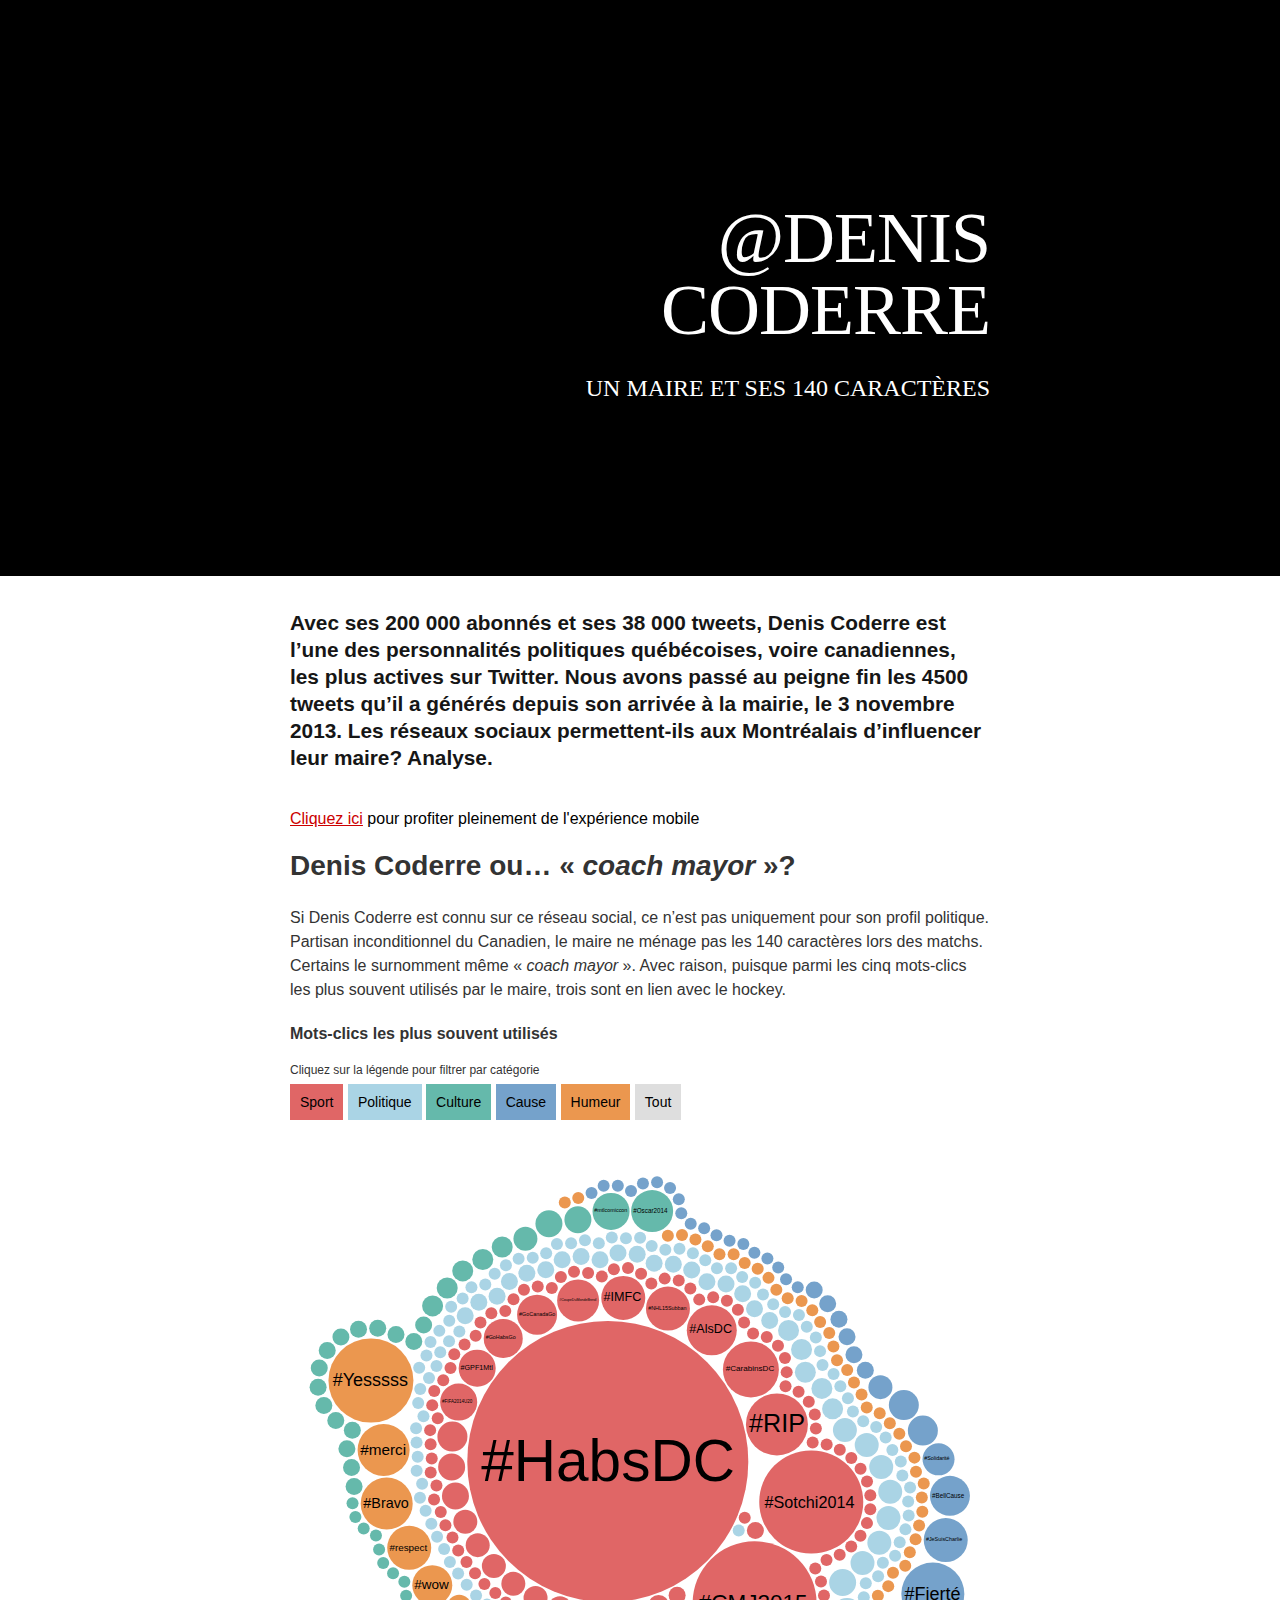
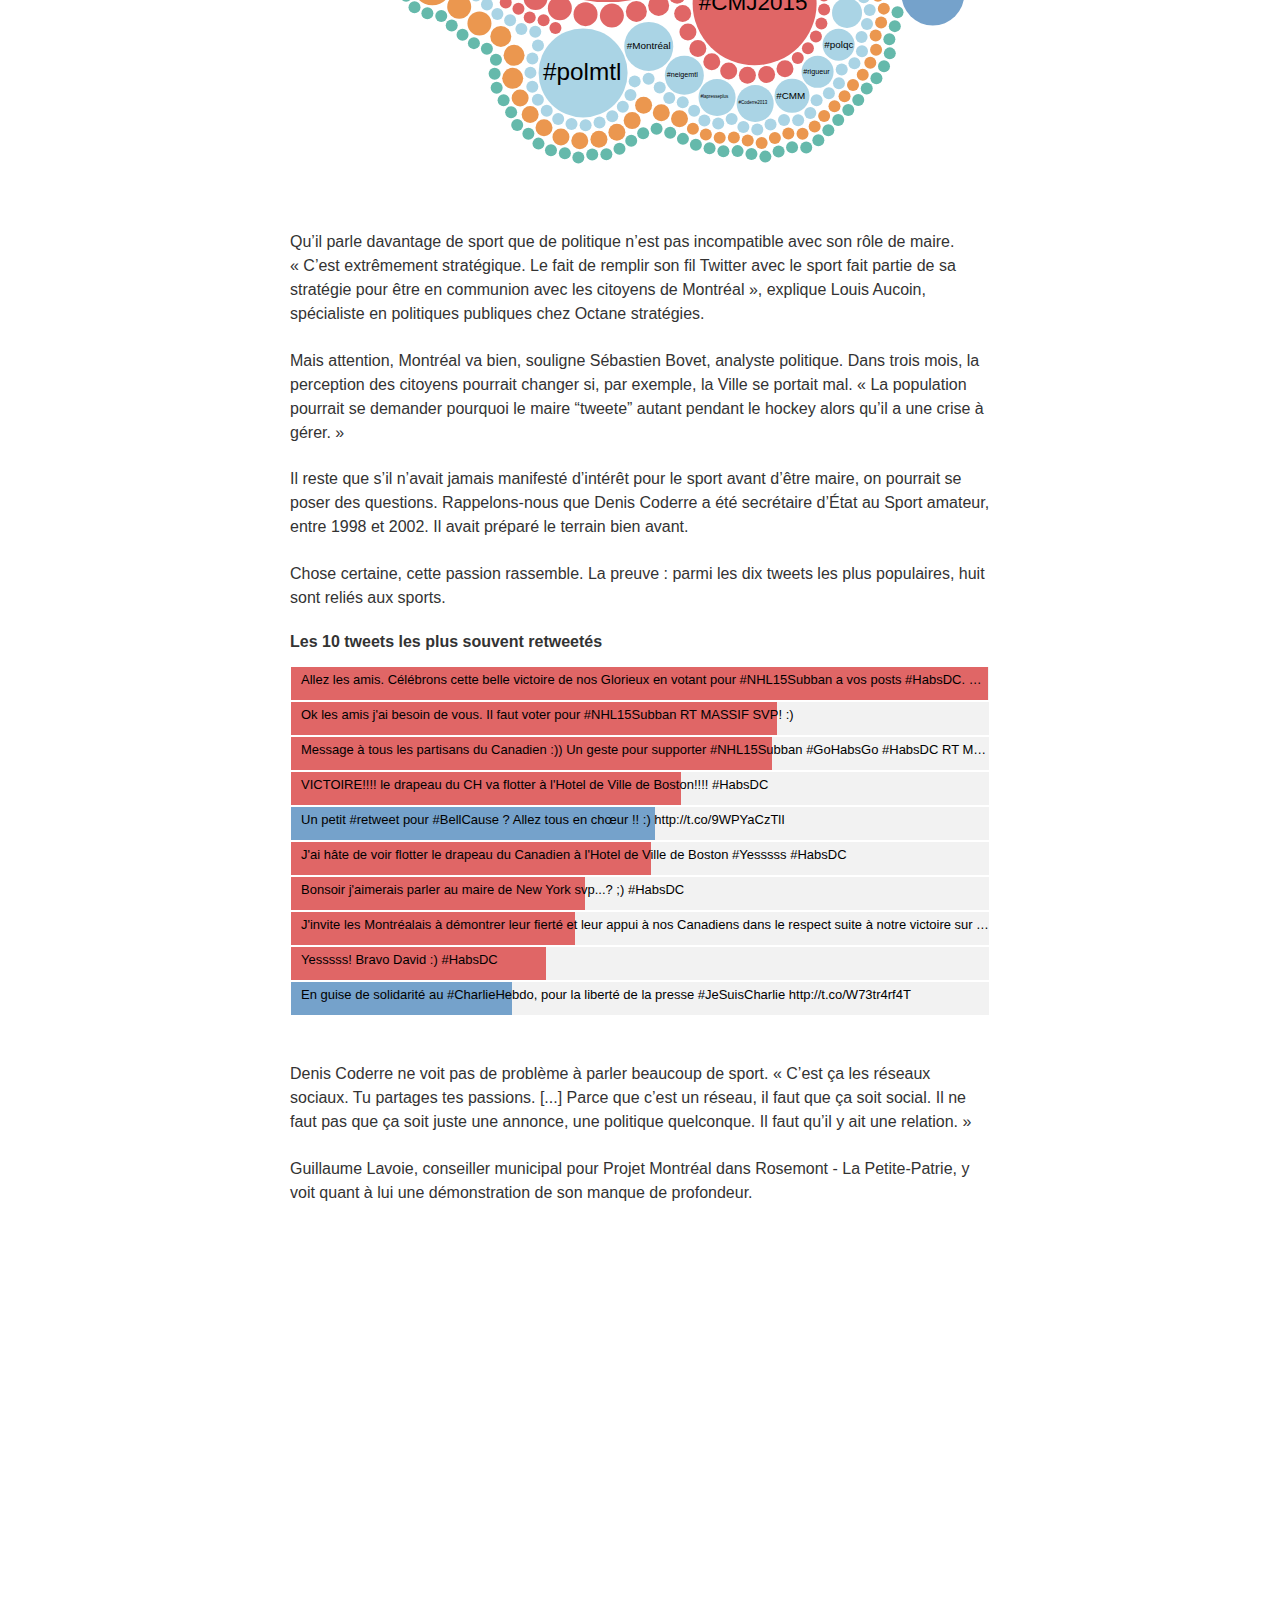
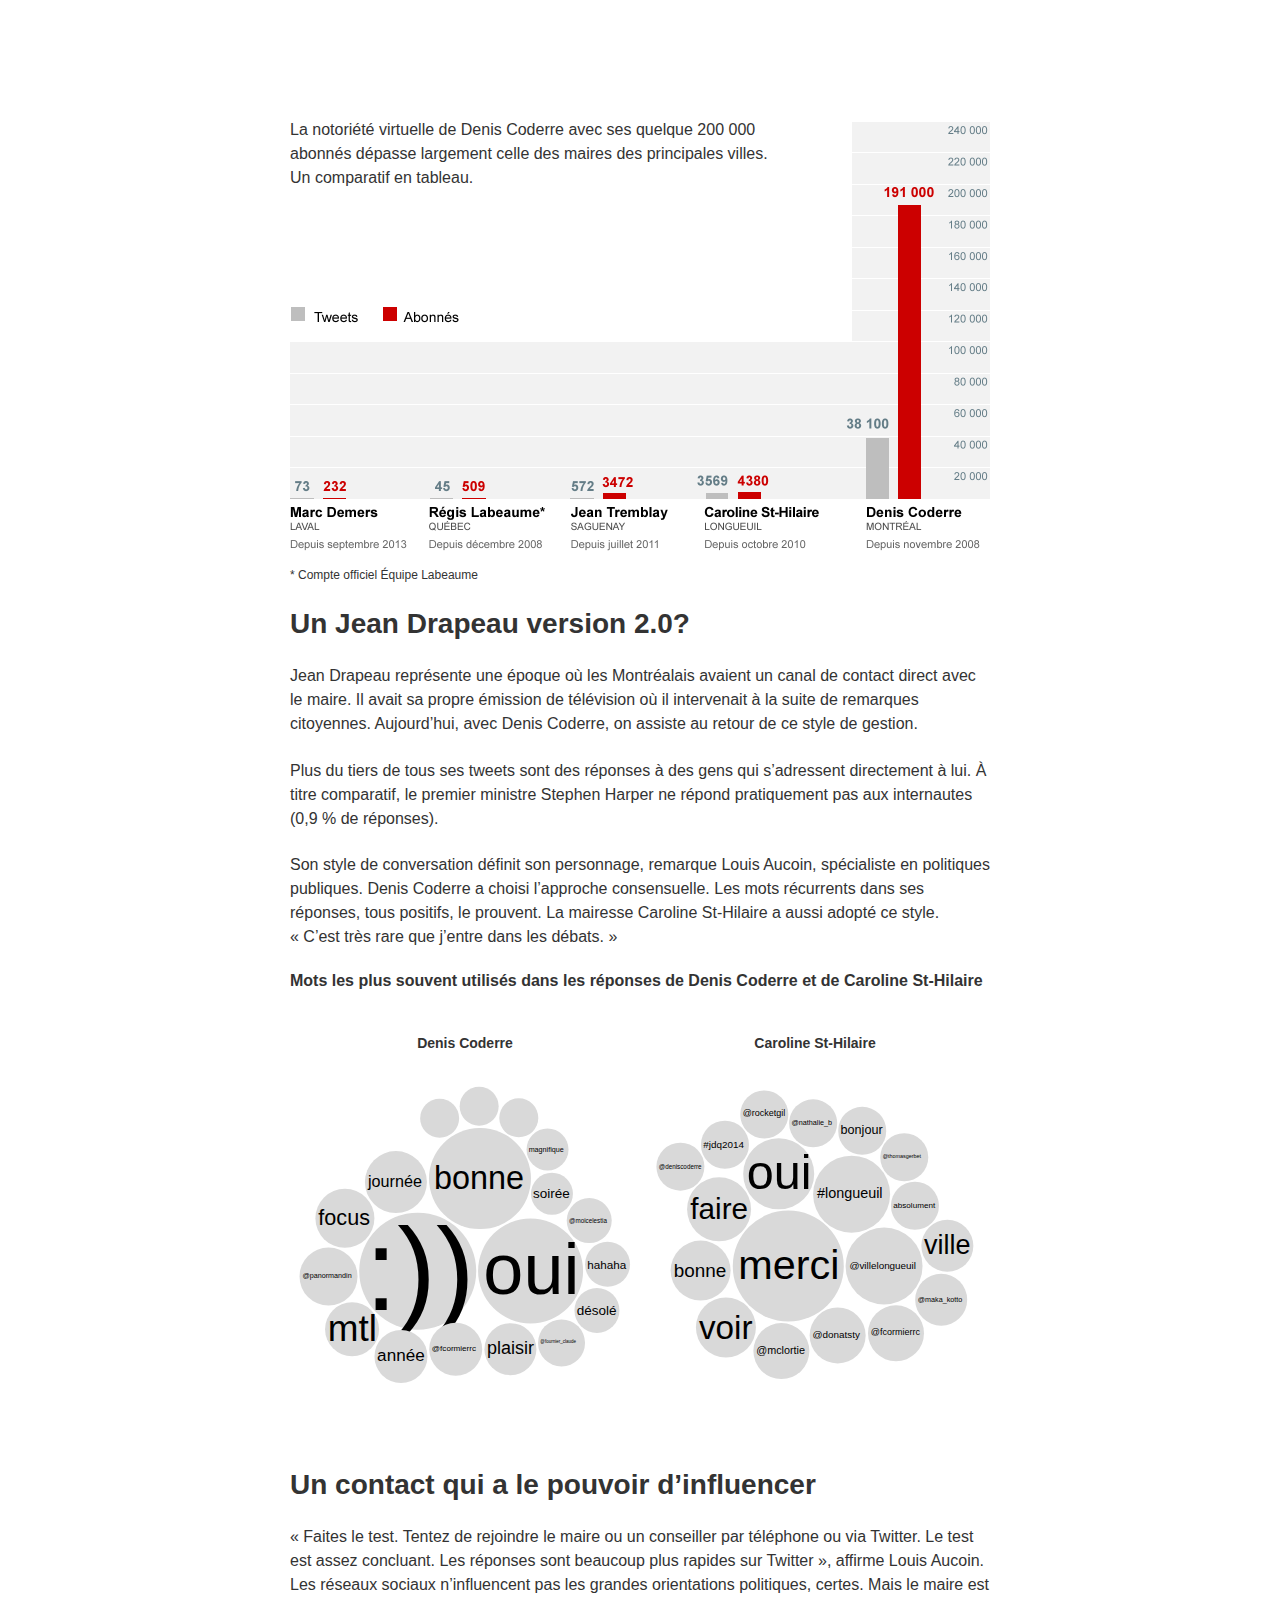
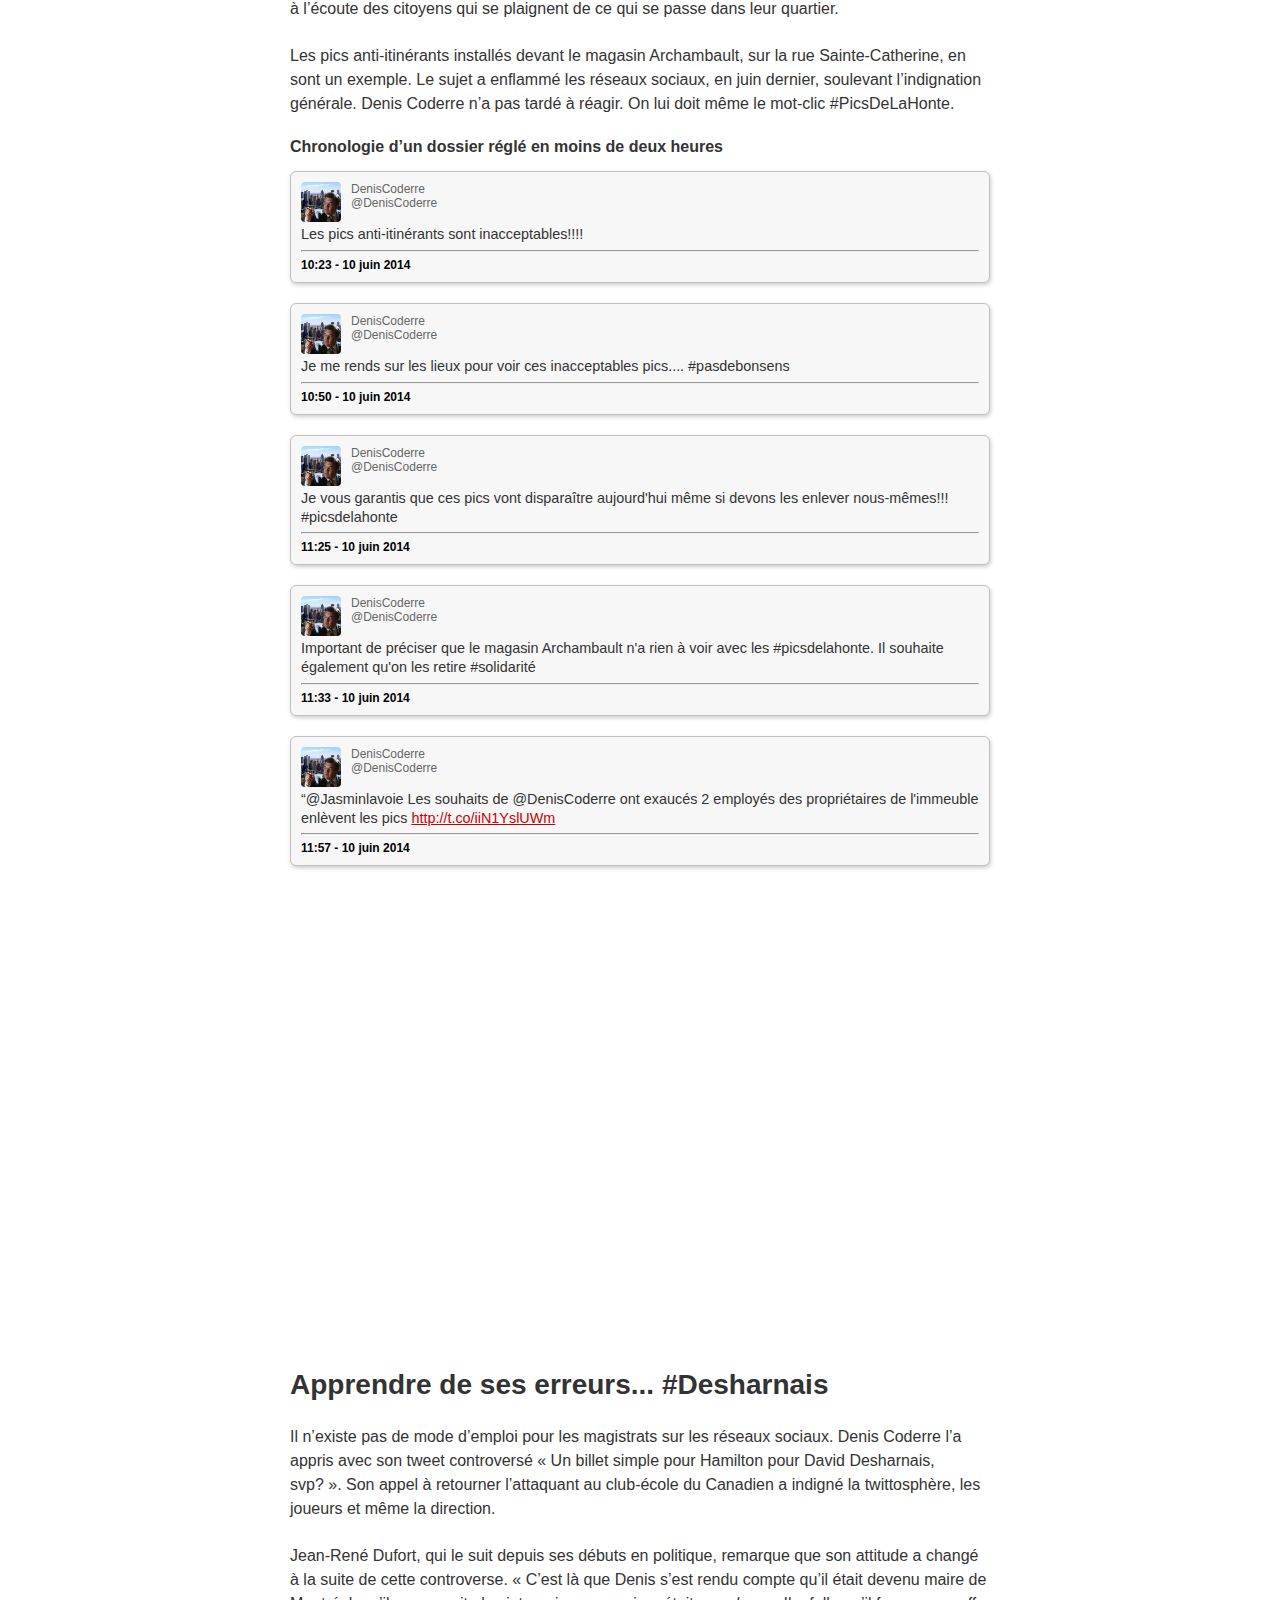
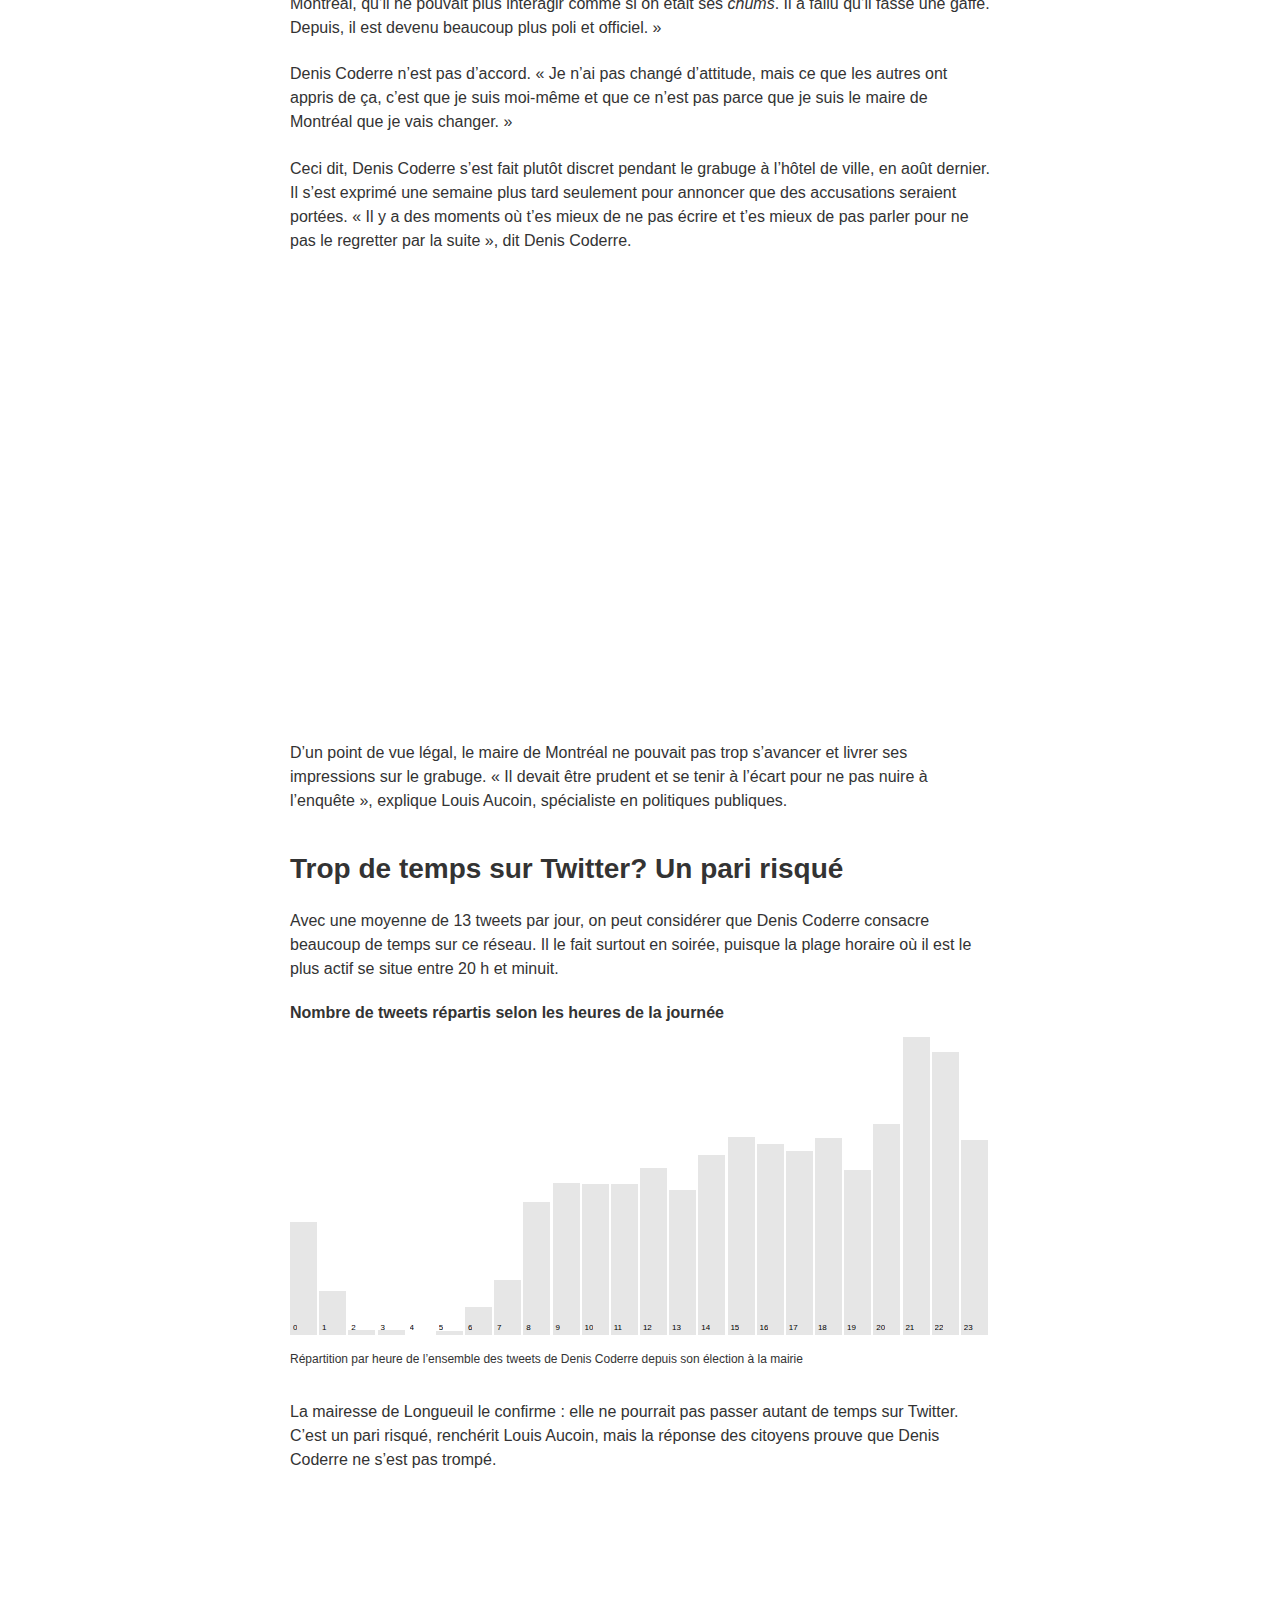
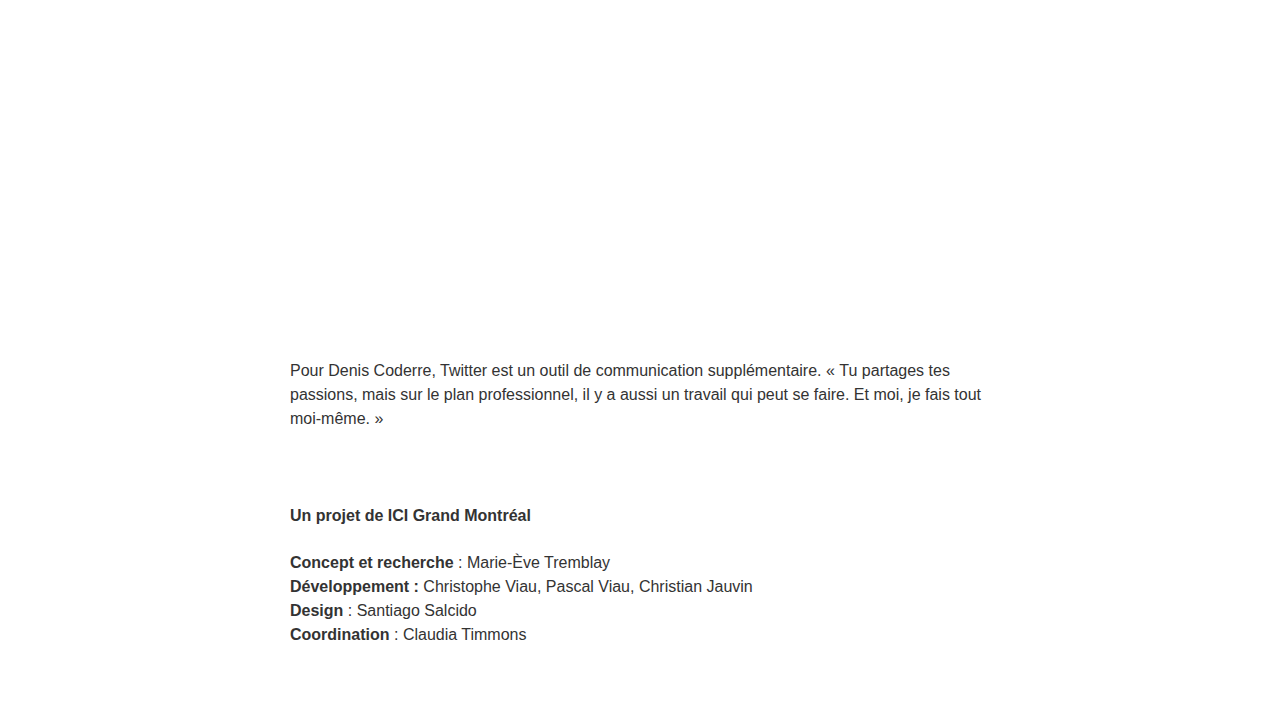
<file: index.html>
<!DOCTYPE html>
<html>
<head>
     <title>ICI Radio-Canada.ca | Information, radio, télé  , sports, arts</title>
    <meta http-equiv="Content-Type" content="text/html; charset=utf-8" />
    <meta name="viewport" content="width=device-width, maximum-scale=1.0, minimum-scale=1.0, initial-scale=1, user-scalable=no,  maximum-scale=1.0, user-scalable=no" />

    <link href="http://ici.radio-canada.ca/content/generated/main.min.css?v=1.0.0.26060" rel="stylesheet" type="text/css" />
    <link rel="stylesheet" type="text/css" media="screen" href="http://ici.radio-canada.ca/Content/component.Navigation.css" />
    <link rel="stylesheet" type="text/css" media="screen" href="http://ici.radio-canada.ca/Content/component.NavigationMobile.css" />
    <link rel="stylesheet" type="text/css" media="screen" href="http://ici.radio-canada.ca/Content/component.StickyNav.css" />
    <link rel="stylesheet" type="text/css" media="screen" href="http://ici.radio-canada.ca/Content/component.Footer.css" />
    <link rel="stylesheet" type="text/css" media="screen" href="http://s.radio-canada.ca/_css/modules/modules.barrepartagee.1.0.0.css" />
    <link rel="stylesheet" type="text/css" media="screen" href="http://s.radio-canada.ca/mp/modules.socialbar.1.0.0.css" />
	<link rel="stylesheet" type="text/css" media="screen" href="http://s.radio-canada.ca/_css/modules/modules.socialbar.1.0.0.css" />
    <link href='http://fonts.googleapis.com/css?family=Open+Sans' rel='stylesheet' type='text/css'>

    <!-- // CSS Reset – http://meyerweb.com/eric/tools/css/reset/ -->
    <link rel="stylesheet" type="text/css" href="css/reset.css" media="all">
    <link rel="stylesheet" type="text/css" href="css/style.css" media="all">

    <!-- from charts library -->
    <link href="css/chart-style.css" rel="stylesheet">

    <script>window.appHost = 'http://ici.radio-canada.ca';</script>
    
    <meta property="og:url" content="http://ici.radio-canada.ca/special/denis-coderre-montreal-twitter/" />
    <meta property="og:title" content="@Denis Coderre : un maire et ses 140 caractères" />
    <meta name="Description" content="Avec ses 186 000 abonnés et ses 38 000 tweets depuis 2008, Denis Coderre est l’une des personnalités politiques québécoises, voire canadiennes, les plus actives sur Twitter. De quoi parle le maire de la plus grosse ville au Québec? ICI Grand Montréal a passé au peigne fin les 4500 tweets depuis son arrivée à la mairie, le 3 novembre 2013. Portrait d’une figure politique colorée." />
    <meta name="Keywords" content="" />
	<meta property="og:description" content="Avec ses 186 000 abonnés et ses 38 000 tweets depuis 2008, Denis Coderre est l’une des personnalités politiques québécoises, voire canadiennes, les plus actives sur Twitter. De quoi parle le maire de la plus grosse ville au Québec? ICI Grand Montréal a passé au peigne fin les 4500 tweets depuis son arrivée à la mairie, le 3 novembre 2013. Portrait d’une figure politique colorée." />
    <meta property="og:image" content="http://ici.radio-canada.ca/special/denis-coderre-montreal-twitter/img/coderre-thumbnail_1250.jpg" />
	<meta content="article" property="og:type" />
	<meta name="WT.sp" content="global;info_total;regions_total" />
    <meta name="WT.clic" content="" />
    <meta name="dc.creator" content="" />
    <meta name="dc.description" content="Avec ses 186 000 abonnés et ses 38 000 tweets depuis 2008, Denis Coderre est l’une des personnalités politiques québécoises, voire canadiennes, les plus actives sur Twitter. De quoi parle le maire de la plus grosse ville au Québec? ICI Grand Montréal a passé au peigne fin les 4500 tweets depuis son arrivée à la mairie, le 3 novembre 2013. Portrait d’une figure politique colorée." />
    <meta name="dc.keywords" content="" />
    <meta name="dc.title" content="@Denis Coderre : un maire et ses 140 caractères" />
    <meta name="src.niveau" content="" />
    <meta name="src.source" content="null" />
    <meta name="Copyright" content="" />
    <meta name="Robots" content="" />
    <meta property="og:site_name" content="" />
    <meta property="og:type" content="" />
    <meta name="dc.date.created" content="" />
    <meta name="dc.date.modified" content="" />
    <meta name="dc.language" content="" />
    <meta name="dc.publisher" content="" />
    <meta name="src.categorie" content="" />
    <meta name="src.emission" content="" />
    <meta name="src.pageSection" content="" />
    <meta name="src.section" content="" />
    <meta name="src.typedocument" content="" />
    <meta name="src.zone" content="" />
    <meta name="rc.domaine" content="radio-canada.ca" />
	<meta name="rc.application" content="rcca_siteWeb" />
	<meta name="rc.formatApplication" content="siteWeb" />
	<meta name="rc.section" content="regions" />
	<meta name="rc.groupeSection" content="montreal" />
	<meta name="rc.segment" content="dossier" />
	<meta name="rc.sujet" content="denis-coderre-montreal-twitter" />
	<meta name="rc.dossier" content="denis-coderre-montreal-twitter" />
	<meta name="rc.codeEmission" content="" />
	<meta name="rc.emission" content="" />
	<meta name="rc.pageSegment" content="accueil" />
	<meta name="rc.codePage" content="accueil" />
	<meta name="rc.niveau" content="document" />
	<meta name="rc.titre" content="Dossier - denis-coderre-montreal-twitter" />
	<meta name="rc.region" content="montreal" />
	<meta name="rc.typeDocument" content="document" />
	<meta name="rc.typeContenu" content="dossier" />
	<meta name="rc.theme" content="politique" />
	<meta name="rc.sousTheme" content="" />
	<meta name="rc.dateCreation" content="2015-03-20" />
	<meta name="rc.blogue" content="" />
	<meta name="rc.sport" content="" />
	<meta name="rc.reseau" content="" />
	<meta name="rc.chaine" content="" />
<meta name="rc.saison" content="" />


    <meta name="apple-mobile-web-app-capable" content="yes" />
    <meta name="apple-mobile-web-app-status-bar-style" content="black" />
	<script src='http://ici.radio-canada.ca/Content/generated/main.min.js'></script>
    <script src='http://ici.radio-canada.ca/Content/generated/app.min.js'></script>
    <script src='//geoip.radio-canada.ca/geoip.js'></script>
    <script src='http://s.radio-canada.ca/_js/modules/modules.pub.manuel.js'></script>
    <script src='http://s.radio-canada.ca/_js/modules/pub.fixnav.js'></script>

				
    <script src='http://s.radio-canada.ca/omniture/omni_stats_base.js?version=2014110501'></script>
    <script type="text/javascript" src="http://s.radio-canada.ca/mp/viafoura.js"></script>
    <script type="text/javascript" src="http://s.radio-canada.ca/mp/modules.socialbar.executer.6.0.js"></script>
	<script src="http://s.radio-canada.ca/webtrends/js/webtrends.1.0.0.js" type="text/javascript"></script>

</head>
    <body role="document" class="screen-medium">
        <div id="hostScriptPub"></div>
        <div id="hostNavSticky"></div>
        <div id="hostPub" class="src-superbanner"></div>
        <div id="hostNavigation"></div>
        <div id="hostNavigationMobile"></div>
        <div id="src-container">
            <div id="src-content" class="clearfix">

                <!-- Start Content HERE-->

                <div class="header">
                    <article class="main">
                        <h1>@DENIS<br/>CODERRE</h1>
                        <p class="soustitre">Un maire et ses 140 caractères</p>
                    </article>
                </div>
				<div id="SocialBar-0"></div>
                <article>
                    <p class="intro">Avec ses 200 000 abonnés et ses 38 000 tweets, Denis Coderre est l’une des personnalités politiques québécoises, voire canadiennes, les plus actives sur Twitter. Nous avons passé au peigne fin les 4500 tweets qu’il a générés depuis son arrivée à la mairie, le 3 novembre 2013. Les réseaux sociaux permettent-ils aux Montréalais d’influencer leur maire? Analyse.
</p>
                    
<!--                    cet élément apparaîtra seulement sur l'application mobile-->
                    <div id="lien_mobile"><a href="http://ici.radio-canada.ca/special/denis-coderre-montreal-twitter/">Cliquez ici</a> pour profiter pleinement de l'expérience mobile</div>
                    
<!--section-->
                    
                    <h2>Denis Coderre ou… «&nbsp;<span class="italic">coach mayor</span>&nbsp;»? </h2>
                    <p>Si Denis Coderre est connu sur ce réseau social, ce n’est pas uniquement pour son profil politique. Partisan inconditionnel du Canadien, le maire ne ménage pas les 140 caractères lors des matchs. Certains le surnomment même «&nbsp;<span class="italic">coach mayor</span>&nbsp;». Avec raison, puisque parmi les cinq mots-clics les plus souvent utilisés par le maire, trois sont en lien avec le hockey. </p>


                    <p class="description">Mots-clics les plus souvent utilisés<br/></p>

                    <div class="legend-container" id="visu-bulle-legend">
                        <div id="visu-bulle-filtre"><p class="description_n3">Cliquez sur la légende pour filtrer par catégorie<br/></p></div>
                        
                        <span class="legend" style="background-color:#e06666">Sport</span>
                        <span class="legend"  style="background-color:#aad4e5">Politique</span>
                        <span class="legend" style="background-color:#65b9ab">Culture</span>
                        <span class="legend"  style="background-color:#75a2cb">Cause</span>
                        <span class="legend" style="background-color:#eb974f">Humeur</span>
                        <span class="legend" style="background-color:#dedede">Tout</span>
                        
                    </div>

                    <div class="chart-container" id="visu-bulle"></div>

                    <p>Qu’il parle davantage de sport que de politique n’est pas incompatible avec son rôle de maire. «&nbsp;C’est extrêmement stratégique. Le fait de remplir son fil Twitter avec le sport fait partie de sa stratégie pour être en communion avec les citoyens de Montréal&nbsp;», explique Louis Aucoin, spécialiste en politiques publiques chez Octane stratégies.</p>
                    <p>Mais attention, Montréal va bien, souligne Sébastien Bovet, analyste politique. Dans trois mois, la perception des citoyens pourrait changer si, par exemple, la Ville se portait mal. «&nbsp;La population pourrait se demander pourquoi le maire “tweete” autant pendant le hockey alors qu’il a une crise à gérer.&nbsp;»</p>
                    <p>Il reste que s’il n’avait jamais manifesté d’intérêt pour le sport avant d’être maire, on pourrait se poser des questions. Rappelons-nous que Denis Coderre a été secrétaire d’État au Sport amateur, entre 1998 et 2002. Il avait préparé le terrain bien avant.</p>
                    <p>Chose certaine, cette passion rassemble. La preuve : parmi les dix tweets les plus populaires, huit sont reliés aux sports.</p>
                    
<!--section-->

                    <p class="description">Les 10 tweets les plus souvent retweetés</p>
                    <div class="chart-container" id="visu-retweets"></div> <br/>
                    
                      <p>
                       Denis Coderre ne voit pas de problème à parler beaucoup de sport. «&nbsp;C’est ça les réseaux sociaux. Tu partages tes passions. [...] Parce que c’est un réseau, il faut que ça soit social. Il ne faut pas que ça soit juste une annonce, une politique quelconque. Il faut qu’il y ait une relation.&nbsp;»</p>                   

                    
                     <p>
                       Guillaume Lavoie, conseiller municipal pour Projet Montréal dans Rosemont - La Petite-Patrie, y voit quant à lui une démonstration de son manque de profondeur.</p>
                                        <br/>
                    <div class="videoWrapper"><iframe width="560" height="315" src="https://www.youtube.com/embed/cE55OySZado?rel=0&amp;showinfo=0" frameborder="0" allowfullscreen></iframe></div>

                    <br/>    
                     
                    <div id="image-container">

                        <p>La notoriété virtuelle de Denis Coderre avec ses quelque 200 000 abonnés dépasse largement celle des maires des principales villes. Un comparatif en tableau.</p>
<!--                        <p class="description">Cinq maires sur Twitter, un comparatif</p>-->
                    </div>
                    <p class="description_n3">* Compte officiel Équipe Labeaume</p>
                    

                    
                    <h2>Un Jean Drapeau version 2.0?</h2>
<p>
                       Jean Drapeau représente une époque où les Montréalais avaient un canal de contact direct avec le maire. Il avait sa propre émission de télévision où il intervenait à la suite de remarques citoyennes. Aujourd’hui, avec Denis Coderre, on assiste au retour de ce style de gestion.</p>  
<p>
                       Plus du tiers de tous ses tweets sont des réponses à des gens qui s’adressent directement à lui. À titre comparatif, le premier ministre Stephen Harper ne répond pratiquement pas aux internautes (0,9&nbsp;% de réponses).</p>  
<p>
                       Son style de conversation définit son personnage, remarque Louis Aucoin, spécialiste en politiques publiques. Denis Coderre a choisi l’approche consensuelle. Les mots récurrents dans ses réponses, tous positifs, le prouvent. La mairesse Caroline St-Hilaire a aussi adopté ce style. «&nbsp;C’est très rare que j’entre dans les débats.&nbsp;»</p>  
                    

                    <p class="description">Mots les plus souvent utilisés dans les réponses de Denis Coderre et de Caroline St-Hilaire</p>
                    <br/>
                    <div id="visu-reponses">
                        <div class="chart-container" id="visu-reponses1">
                            <p class="description_n2">Denis Coderre</p>
                            <div class="chart-inner-container"></div>
                        </div>
                        <div class="chart-container" id="visu-reponses2">
                            <p class="description_n2">Caroline St-Hilaire</p>
                            <div class="chart-inner-container"></div>
                        </div>
                    </div>
                                   
                    <h2>Un contact qui a le pouvoir d’influencer<br/></h2>
                    
                    <p>«&nbsp;Faites le test. Tentez de rejoindre le maire ou un conseiller par téléphone ou via Twitter. Le test est assez concluant. Les réponses sont beaucoup plus rapides sur Twitter&nbsp;», affirme Louis Aucoin. Les réseaux sociaux n’influencent pas les grandes orientations politiques, certes. Mais le maire est à l’écoute des citoyens qui se plaignent de ce qui se passe dans leur quartier. <br/></p>
                    
                    <p>Les pics anti-itinérants installés devant le magasin Archambault, sur la rue Sainte-Catherine, en sont un exemple. Le sujet a enflammé les réseaux sociaux, en juin dernier, soulevant l’indignation générale. Denis Coderre n’a pas tardé à réagir. On lui doit même le mot-clic #PicsDeLaHonte.<br/></p>
                    
                    <p class="description">Chronologie d’un dossier réglé en moins de deux heures<br/></p>
                    <div class="single-item"></div>

                    <div class="evenement">
                        <div class="tweet">
                            <div class="avatar"><img src="img/coderre.jpeg"></div>
                            <div class="handle">DenisCoderre<br>@DenisCoderre</div>
                            <div class="text">
                                Les pics anti-itinérants sont inacceptables!!!!
                            </div>
                            <hr>
                            <strong>10:23 - 10 juin 2014</strong>
                        </div>

                        <div class="tweet">
                            <div class="avatar"><img src="img/coderre.jpeg"></div>
                            <div class="handle">DenisCoderre<br>@DenisCoderre</div>
                            <div class="text">
                                Je me rends sur les lieux pour voir ces inacceptables pics.... #pasdebonsens
                            </div>
                            <hr>
                            <strong>10:50 - 10 juin 2014</strong>
                        </div>

                        <div class="tweet">
                            <div class="avatar"><img src="img/coderre.jpeg"></div>
                            <div class="handle">DenisCoderre<br>@DenisCoderre</div>
                            <div class="text">
                                Je vous garantis que ces pics vont disparaître aujourd'hui même si devons les enlever nous-mêmes!!! #picsdelahonte
                            </div>
                            <hr>
                            <strong>11:25 - 10 juin 2014</strong>
                        </div>

                        <div class="tweet">
                            <div class="avatar"><img src="img/coderre.jpeg"></div>
                            <div class="handle">DenisCoderre<br>@DenisCoderre</div>
                            <div class="text">
                                Important de préciser que le magasin Archambault n'a rien à voir avec les #picsdelahonte. Il
                                souhaite également qu'on les retire #solidarité
                            </div>
                            <hr>
                            <strong>11:33 - 10 juin 2014</strong>
                        </div>

                        <div class="tweet">
                            <div class="avatar"><img src="img/coderre.jpeg"></div>
                            <div class="handle">DenisCoderre<br>@DenisCoderre</div>
                            <div class="text">
                                “@Jasminlavoie Les souhaits de @DenisCoderre ont exaucés 2 employés des propriétaires de
                                l'immeuble enlèvent les pics <a href="http://t.co/iiN1YslUWm">http://t.co/iiN1YslUWm</a>
                            </div>
                            <hr>
                            <strong>11:57 - 10 juin 2014</strong>
                        </div>
                    </div><br/>
                    <div class="videoWrapper"><iframe width="420" height="315" src="https://www.youtube.com/embed/UoBkQUqmDtk?rel=0&amp;showinfo=0" frameborder="0" allowfullscreen></iframe></div>
 
                    <h2>Apprendre de ses erreurs... #Desharnais<br/></h2>
                    <p>Il n’existe pas de mode d’emploi pour les magistrats sur les réseaux sociaux. Denis Coderre l’a appris avec son tweet controversé «&nbsp;Un billet simple pour Hamilton pour David Desharnais, svp?&nbsp;». Son appel à retourner l’attaquant au club-école du Canadien a indigné la twittosphère, les joueurs et même la direction.<br/></p>
                    <p>Jean-René Dufort, qui le suit depuis ses débuts en politique, remarque que son attitude a changé à la suite de cette controverse. «&nbsp;C’est là que Denis s’est rendu compte qu’il était devenu maire de Montréal, qu’il ne pouvait plus interagir comme si on était ses <span class="italic">chums</span>. Il a fallu qu’il fasse une gaffe. Depuis, il est devenu beaucoup plus poli et officiel.&nbsp;»<br/></p>
                    <p>Denis Coderre n’est pas d’accord. «&nbsp;Je n’ai pas changé d’attitude, mais ce que les autres ont appris de ça, c’est que je suis moi-même et que ce n’est pas parce que je suis le maire de Montréal que je vais changer.&nbsp;»<br/></p>
                    <p>Ceci dit, Denis Coderre s’est fait plutôt discret pendant le grabuge à l’hôtel de ville, en août dernier. Il s’est exprimé une semaine plus tard seulement pour annoncer que des accusations seraient portées. «&nbsp;Il y a des moments où t’es mieux de ne pas écrire et t’es mieux de pas parler pour ne pas le regretter par la suite&nbsp;», dit Denis Coderre. <br/></p>
                                      
                    <div class="videoWrapper"><iframe width="560" height="315" src="https://www.youtube.com/embed/Hfpm4xEijKg?rel=0&amp;showinfo=0" frameborder="0" allowfullscreen></iframe></div>
                    <br/>

                     <p>D’un point de vue légal, le maire de Montréal ne pouvait pas trop s’avancer et livrer ses impressions sur le grabuge. «&nbsp;Il devait être prudent et se tenir à l’écart pour ne pas nuire à l’enquête&nbsp;», explique Louis Aucoin, spécialiste en politiques publiques. <br/></p>                   
                   
                    <h2>Trop de temps sur Twitter? Un pari risqué</h2>
                    <p>Avec une moyenne de 13 tweets par jour, on peut considérer que Denis Coderre consacre beaucoup de temps sur ce réseau. Il le fait surtout en soirée, puisque la plage horaire où il est le plus actif se situe entre 20 h et minuit. </p>

                    <p class="description">Nombre de tweets répartis selon les heures de la journée</p>
                    
                    <div class="chart-container" id="visu-horaire"></div>
                    <p class="description_n3">Répartition par heure de l’ensemble des tweets de Denis Coderre depuis son élection à la mairie<br/></p>
                    <br/>
                    <p>La mairesse de Longueuil le confirme&nbsp;: elle ne pourrait pas passer autant de temps sur Twitter. C’est un pari risqué, renchérit Louis Aucoin, mais la réponse des citoyens prouve que Denis Coderre ne s’est pas trompé.</p>
                                     
                    <div class="videoWrapper"><iframe width="560" height="315" src="https://www.youtube.com/embed/_TxV4BUG1aE?rel=0&amp;showinfo=0" frameborder="0" allowfullscreen></iframe></div>
                    <br/>
                    <p>Pour Denis Coderre, Twitter est un outil de communication supplémentaire. «&nbsp;Tu partages tes passions, mais sur le plan professionnel, il y a aussi un travail qui peut se faire. Et moi, je fais tout moi-même.&nbsp;»</p><br/>

                    <p class="credit-radcan">
                        <br>
                        <strong>Un projet de ICI Grand Montréal</strong>
                    </p>
                    <p class="credit-radcan"> <strong>Concept et recherche</strong>&nbsp;: Marie-Ève Tremblay<br/><strong>Développement :</strong> Christophe Viau, Pascal Viau, Christian Jauvin<br/><strong>Design</strong>&nbsp;: Santiago Salcido<br/><strong>Coordination</strong>&nbsp;: Claudia Timmons</p>
                    <br>
                    <div class="viafoura">
                        <div class="vf-comments vf-widget" data-widget="comments" ></div>
                    </div>
                </article>

                <!-- End Content-->

            </div>
        </div>
        <div id="hostFooter"></div>


        <script>
            /*
            Sections disponibles
            --------------
            abitibi-temiscamingue
            acadie
            alberta
            colombie-britannique-et-yukon
            est-du-quebec
            estrie
            grandmontreal
            manitoba
            mauricie
            ontario
            ottawa-gatineau
            quebec
            saguenay-lac-saint-jean
            saskatchewan

            info
            premiere
            tele
        */

             var section = 'grandmontreal';

            bunkerRequire(['services/componentsService'], function (cpSvc) {
                cpSvc.load('PubResponsiveScript', {}, document.getElementById('hostScriptPub'));
                cpSvc.load('navigation', { hideLeaderboard: true }, document.getElementById('hostNavigation'));
                cpSvc.load('navigationMobile', { section: section }, document.getElementById('hostNavigationMobile'));
                cpSvc.load('PubResponsive', { id: '01', format: 1841, position: "Top" }, document.getElementById('hostPub')).then(function () { window.srcPubLoad(); });
                cpSvc.load('footer', {}, document.getElementById('hostFooter'));
                cpSvc.load('StickyNav', { itemSelector: '#hostNavigation', url: section }, document.getElementById('hostNavSticky'));
            });


        </script>

		<script language="javascript" type="text/javascript">
			jQuery(document).ready(function () {
				var Parameters = {
					"url": "http://ici.radio-canada.ca/special/denis-coderre-montreal-twitter/",
					"socialBarId": 0,
					"title": "@Denis Coderre : un maire et ses 140 caractères",
					"showPluck": true,
					"showViafoura":false,
					"showMailSharing":false,
					"showFacebook": true,
					"showTwitter": true,
					"showGooglePlus": true,
					"width":"300",
					"thumbnail": 'http://ici.radio-canada.ca/special/denis-coderre-montreal-twitter/img/coderre-thumbnail.jpg',
					"summary": "Avec ses 186 000 abonnés et ses 38 000 tweets depuis 2008, Denis Coderre est l’une des personnalités politiques québécoises, voire canadiennes, les plus actives sur Twitter. De quoi parle le maire de la plus grosse ville au Québec? ICI Grand Montréal a passé au peigne fin les 4500 tweets depuis son arrivée à la mairie, le 3 novembre 2013. Portrait d’une figure politique colorée.",
					"webTrendStatsToClic": true ,
					"webTrendEmailAction": 'wt-email',
					"webTrendGooglePlusAction": 'wt-google',
					"webTrendFacebookAction": 'wt-facebook',
					"webTrendTwitterAction": 'wt-twitter',
					"fullSocialBar": false,

				};

				var apiUrl = RadioCanada.SocialBar.GetApiUrl(Parameters);
				jQuery.getScript(apiUrl, function (data, textStatus, jqxhr) { });
                $('#lien_mobile').remove();
                $("#visu-bulle").on("mouseover", function(){
                    if (window.event.clientX > 200){
                     $( "#visu-bulle .chart-tooltip" ).css( "margin-left", "-150px" );
                    }
                    else{
                     $( "#visu-bulle .chart-tooltip" ).css( "margin-left", "-20px" );
                    }
                    
                });
//                
//                $(".bar2d.chart .bar").on("mouseover", function(e){
////                    console.log(e.clientX);
//                    var children = $(this).parent().children();
//                    for(i=0; i<children.length ; i++){
//                    
//                        console.log(children.eq( 1 ).contextLeft);
//                    
//                    
//                    }
//                    
//
//                });             
//                
                
                

			});
		</script>

        <!-- from charts library -->
        <script type="text/javascript" src="lib/d3.js"></script>
        <script type="text/javascript" src="lib/moby-0.1.0.js"></script>
        <script type="text/javascript" src="js/charts.js"></script>

    </body>
</html>
</file>
<file: css/style.css>
/* Webfont:  Rubrik-Regular */
@font-face {
    font-family:'Rubrik';
	font-style:normal;
	font-weight:400;
	src:	url(http://www.r-c.ca/_font/Rubrik/Rubrik-Regular.eot);
	src:	url(http://www.r-c.ca/_font/Rubrik-Regular.eot?#iefix) format("embedded-opentype"),
			url(http://www.r-c.ca/_font/Rubrik/Rubrik-Regular.woff) format("woff"),
			url(http://www.r-c.ca/_font/Rubrik/Rubrik-Regular.svg#Rubrik-Regular) format("svg"),
			url(http://www.r-c.ca/_font/Rubrik/Rubrik-Regular.ttf) format("truetype")
}
    
/* Webfont:  Rubrik-Light */
@font-face {
    font-family:'RubrikLt';
	font-style:normal;
	font-weight:400;
	src:	url(http://www.r-c.ca/_font/Rubrik/Rubrik-Light.eot);
	src:	url(http://www.r-c.ca/_font/Rubrik-Light.eot?#iefix) format("embedded-opentype"),
			url(http://www.r-c.ca/_font/Rubrik/Rubrik-Light.woff) format("woff"),
			url(http://www.r-c.ca/_font/Rubrik/Rubrik-Light.svg#Rubrik-Light) format("svg"),
			url(http://www.r-c.ca/_font/Rubrik/Rubrik-Light.ttf) format("truetype")
}

.viafoura strong {
	 font-size: 10px;
	 line-height: 10px;
}

body {
	 padding: 0px 0 25px 0;
	 background-color: white;
}

.clearfix {
    background-color: white;

}

article {
   margin: 0 auto;
   width: 264px;
   -webkit-box-sizing: border-box;
   -moz-box-sizing: border-box;
   box-sizing: border-box;
   background-size: cover;
   background-attachment: local;
   background-repeat: no-repeat;
   font-family: "Arial";
   font-weight: 400;
   font-style: normal;
}

h1 {
   font-family: 'Rubrik';
   text-align: right;
   text-transform: capitalize;
   padding: 0px;
   color: rgba(255, 255, 255, 1);
   background-repeat: no-repeat;
   background-size: cover;
   font-size: 1.6em;
   line-height: 1em;
   letter-spacing: -1px;
}

p.intro {
   border-top: 1px;
   border-bottom: 1px;
   padding: 0px 0px 15px 0px;
   text-align: left;
   margin: 1.038em 0px 0em 0px;
   color: rgba(22, 22, 22, 1);
   border-width: 0px;
   line-height: 1.3em;
   font-size: 16px;
   font-weight: 600;
   font-family: "Arial";
   font-style: normal;
}

p {
   font-size: 16px;
   line-height: 1.3em;
   color: rgba(51, 51, 51, 1);
   margin: 0px 0px 1.421em 0px;
   font-family: Arial;
   font-weight: 400;
   font-style: normal;
   text-align: left;
}

strong {
    font-weight: bold
}

h2 {
   font-family: "Arial";
   margin: 0px 0px 0.931em 0px;
   padding: 20px 0px 0px 0px;
   font-size: 23px;
   line-height: 25px;
   font-weight: bold;
   color: #333333;
}

p.pullquote {
	 padding-left: 10px;
	 border-style: solid;
	 border-left-width: 3px;
	 color: rgba(51, 51, 51, 1.00);
	 font-size: 1em;
	 line-height: 1.421em;
	 margin: 0px 0px 1.421em 0px;
}

section.main-with-sidebar:before {
	 content: "";
	 display: table;
}

section.main-with-sidebar:after {
	 content: "";
	 display: table;
	 clear: both;
}

section.main-with-sidebar {
	 margin: 0 auto;
	 width: auto;
}

div.div-main {
	 float: left;
	 width: 75%;
	 text-align: center;
	 margin: 0;
	 -webkit-box-sizing: border-box;
	 -moz-box-sizing: border-box;
	 box-sizing: border-box;
}

aside.sidebar {
	 float: right;
	 width: 25%;
	 margin: 0;
	 -webkit-box-sizing: border-box;
	 -moz-box-sizing: border-box;
	 box-sizing: border-box;
}

div.image-media:before {
	 content: "";
	 display: table;
}

div.image-media:after {
	 content: "";
	 display: table;
	 clear: both;
}

div.image-media {
	 width: auto;
	 text-align: left;
	 margin: 0;
}

img.image-media-left {
	 max-width: 100%;
	 float: left;
	 margin: 0 1em 1em 0;
}

h3 {
	 margin-bottom: 0.819em;
	 font-family: "Open Sans";
	 text-transform: none;
	 line-height: 15px;
	 font-size: 14px;
	 font-weight: 700;
	 font-style: normal;
}

p.description {
   font-family: "Arial";
   font-weight: 600;
   font-style: normal;
   line-height: 18px;
   margin: 0px 0px 15px 0px;
}

p.description_n2 {
   font-size: 14px;
   font-weight: bold;
   text-transform: uppercase
   margin: 0px 0px 8px 0px;
   text-align: center;
}

p.description_n3 {
   font-size: 12px;
   margin: 0px 0px 3px 0px;
}

nav.menu-nav {
	 margin: 0 auto;
	 height: 45px;
	 background-color: rgba(204, 0, 0, 1);
	 color: rgba(255, 255, 255, 1);
}

ul.menu {
	 margin: 0 0 1em 0;
	 font-size: 16px;
	 list-style: none;
}

ul.menu-nested {
	 margin: 0 0 0em 2em;
	 font-size: 16px;
	 color: #ccc;
	 list-style: none;
}

div.testimonial {
	 margin: 0 auto 1em auto;
	 width: auto;
	 text-align: center;
}

img.testimonial-avatar {
	 -webkit-border-radius: 50%;
	 -o-border-radius: 50%;
	 -moz-border-radius: 50%;
	 -ms-border-radius: 50%;
	 max-width: 100%;
	 width: 120px;
	 border-radius: 50%;
	 display: block;
	 margin: 0 auto 10px auto;
}

h4.testimonial-name {
	 font-size: 1.1em;
	 text-align: center;
	 margin: 0 0 4px 0;
}

p.testimonial-title {
	 margin: 0 0 1em 0em;
	 text-align: center;
	 font-size: 1em;
}

div.testimonial-content {
	 margin: 0 auto 1em auto;
	 text-align: center;
	 padding: 0.5em;
	 background-color: #ffffff;
}

p.testimonial-text {
	 text-align: center;
	 color: #666;
}

p.testimonial-text:last-child {
	 margin-bottom: 0;
}

section.slice:before {
	 content: "";
	 display: table;
}

section.slice:after {
	 content: "";
	 display: table;
	 clear: both;
}

section.slice {
	 background: #dedede;
	 text-align: center;
	 margin: 15px 0 30px 0;
	 padding: 3%;
	 width: auto;
	 background-image: url(http://santiagosalcido.com/tweets-coderre/bar_chart_01.png);
	 background-position: 0% 0%;
	 height: 340px;
	 background-repeat: no-repeat;
}

img.wide {
	 max-width: 100%;
	 clear: none;
	 padding: 20px 0px;
	 margin: 0px 53px;
}

img.square {
	 max-width: 100%;
	 float: none;
	 padding: 0px 0px 20px 0px;
}

.videoWrapper {
	position: relative;
	padding-bottom: 56.25%; /* 16:9 */
	padding-top: 25px;
	height: 0;
    margin-bottom: 20px;
}
.videoWrapper iframe {
	position: absolute;
	top: 0;
	left: 0;
	width: 100%;
	height: 101%;
}

.header {
	 text-align: center;
	 padding: 3em 0;
	 background-color: rgba(0, 0, 0, 1);
	 background-image: url(http://ici.radio-canada.ca/nouvelles/infographies/deniscoderre_tweets/06193320.jpg);
	 background-position: right center;
	 height: 180px;
	 background-size: 123%;
	 background-attachment: local;
	 background-repeat: no-repeat;
}

h1.intro-h1 {
	 text-align: center;
	 font-size: 36px;
	 line-height: 1.2em;
	 margin-bottom: 1em;
	 background-image: url(http://media.salon.com/2014/04/canada-montreal-mayor.jpeg-620x412.jpg);
}

.header.masthead:before {
	 content: "";
	 display: table;
}

.header.masthead:after {
	 content: "";
	 display: table;
	 clear: both;
}

.header.masthead {
	 margin: 0 auto 0 auto;
	 padding: 3%;
}

img.logo {
	 max-width: 100%;
	 width: 130px;
	 float: left;
}

ul.masthead-ul {
	 float: right;
	 margin: 0 0 1em 0;
}

li.masthead-li {
	 float: right;
	 margin: 0 0 0 1em;
	 line-height: 1em;
	 font-size: 16px;
	 list-style: none;
}

p.navbar {
	 color: rgba(255, 255, 255, 1);
	 font-family: mf-rubrik-202426;
	 text-transform: uppercase;
	 padding: 0px 0px 0px 20px;
	 margin: 0px;
	 line-height: 45px;
	 text-align: left;
}

div.basic {
	 margin: 0 auto;
	 text-align: center;
	 width: auto;
}

p.intromobile {
	 font-family: "Open Sans";
	 border-top: 1px;
	 border-bottom: 1px;
	 padding: 1.15em 1.154em 1.154em 6em;
	 text-align: right;
	 border-style: none;
	 margin: 1.038em 0px;
	 font-weight: 300;
	 font-style: normal;
	 color: rgba(255, 255, 255, 1);
}

p.soustitre {
   text-align: right;
   font-size: 1em;
   font-family: "RubrikLt";
   text-transform: uppercase;
   color: rgba(255, 255, 255, 1);
   line-height: 1em;
   padding: 0px 0px 0px 120px;
   margin: 15px 0px 22.7360000610352px 0px;
}

code {
	 background-color: #f1f1f1;
	 display: block;
	 padding: 6px;
	 margin-bottom: 20px;
	 font-size: 15px;
}

img.standard {
	 max-width: 100%;
	 padding: 0px 0px 30px 0px;
	 margin: 20px 0px 0px 0px;
}

blockquote {
   text-align: left;
   line-height: 22px;
   font-family: "RubrikLt";
   font-size: 20px;
   color: rgba(148, 148, 148, 1);
   padding: 5px 0px 0px 0px;
}

p.credit {
	 margin: 20px 0px 10px 0px;
	 font-size: 16px;
	 line-height: 16px;
	 font-family: "Open Sans";
	 font-weight: 700;
	 font-style: normal;
	 text-transform: inherit;
	 letter-spacing: -0.5px;
	 padding: 0px;
}

p.credit-poste {
	 font-size: 13px;
	 line-height: 14px;
	 font-family: "Open Sans";
	 font-weight: 400;
	 font-style: normal;
	 margin: 0px 0px 40px 0px;
	 color: rgba(85, 85, 85, 1);
	 padding: 0px;
}

a {
	 color: rgba(204, 0, 0, 1);
}

img {
	 max-width: 100%;
}

br {
	 text-align: left;
}

.italic{
    font-style: italic;
}

@media screen and (min-width: 320px) {
	 p.intromobile {
	 color: rgba(0, 0, 0, 1);
	 padding: 0px;
	 text-align: left;
	 font-size: 16px;
	 line-height: 24px;
}

p.intro {
	 font-size: 1em;
	 line-height: 1.3em;
}

} @media screen and (min-width: 480px) {
	 h1 {
	 font-size: 2.5em;
	 line-height: 1em;
}

article {
	 width: 85%;
}

p.soustitre {
	 padding: 0px 0px 0px 130px;
}

p.intro {
	 font-size: 1em;
	 line-height: 1.3em;
	 margin: 16.6079998016357px 0px 16.61px 0px;
}

h2 {
	 font-size: 22px;
	 line-height: 24px;
}

section.slice {
	 margin: 15px 0px 30px 0px;
	 padding: 8px 12.23px 12.23px 12.23px;
}
    
.header {
	 height: 270px;
	 padding: 5em 0;
}


} @media screen and (min-width: 768px) {
	 article {
	 width: 600px;
}

.header {
	 height: 432px;
	 padding: 8em 0;
}

p.intro {
	 margin: 18px 0px 10px 0px;
	 padding: 15px 0px 25px 0px;
	 line-height: 1.3em;
	 font-size: 1.3em;
}

p.intromobile {
	 margin: 16.61px 0px 16.6079998016357px 0px;
}

h1 {
	 font-size: 3.5em;
	 line-height: 1em;
	 margin: 20px 0px 0px 0px;
}

p.soustitre {
	 font-size: 20px;
}

p {
	 line-height: 24px;
	 font-size: 16px;
}

blockquote {
	 font-size: 24px;
	 line-height: 30px;
	 padding: 10px 0px 0px 0px;
}

h2 {
	 font-size: 28px;
	 line-height: 28px;
}

} @media screen and (min-width: 1024px) {
	 article {
	 width: 700px;
}

.header {
	 height: 576px;
	 padding: 9.5em 0;
}

h1 {
	 font-size: 4.5em;
	 line-height: 1em;
	 margin: 50px 0px 0px 0px;
}

p.soustitre {
	 font-size: 1.5em;
	 line-height: 1em;
	 letter-spacing: 0px;
	 margin: 30px 0px 22.7360000610352px 0px;
}

blockquote {
	 font-size: 30px;
	 line-height: 34px;
}

h2 {
	 font-size: 28px;
	 line-height: 28px;
}

p.intro {
	 padding: 15px 0px 25px 0px;
}
</file>
<file: css/chart-style.css>
div {
  box-sizing: border-box;
}

.container {
  margin: 0px auto 50px auto;
  width: 50%;
}

.chart-container {
  position: relative;
  height: 400px;
  margin-bottom: 10px;
}

.chart {
  position: relative;
/*  padding-bottom: 4px;*/
  font-family: "Arial";
  font-weight: 200;
  color: #000000
}

.chart .label {
  top: 0;
  overflow: hidden;
  text-overflow: ellipsis;
  white-space: nowrap;
  font-family: "Arial";
}

.chart .label-text {
  padding-left: 15px;
  line-height: 12px;
}

.chart .hover {
/*  border: 3px solid #4c4c4c !important;*/
}
.line.chart .dot {
  background-color: #fbb977;
  border: 2px white solid;
}

.line.chart .line {
  background-color: #fbb977;
}

.bar.chart .label {
  border: 1px solid white;
  padding: 0;
}

.bar.chart .bar {
  background-color: #fbb977;
  padding: 0 0 0 10px;
}

.bar.chart .label {
  font-size: 0.8em;
  padding: 0 0 0 10px;
}

.bar.chart .label-title {
  font-size: 13px;
  line-height: 15px;
  margin: 0px 0px 20px 0px;
  font-family: "Arial";
  font-weight: 300;
}

.bar2d.chart .bar {
  background-color: #e6e6e6;
}

.bar2d.chart .bar:hover {
  background-color: #cc0000;

}

.bar2d.chart .label:hover{
  color: white;
}

/*
.bar:hover {
  background-color: #cc0000;
}
*/

#

.bar2d.chart .label {
  width: 20px;
  height: 20px;
  text-align: center;
}

.bar2d.chart .label-title {
  height: 20px;
  font-size: 0.5em;
  display: block;
}

#visu-bulle {
  cursor: pointer;
  height: 700px;    
}


.bubble.chart .node {
  border: 0px solid silver;
  background-color: #d9d9d9;
  cursor: pointer;
}

.bubble.chart .node:hover {
  color: white;
  background-color: #cc0000;
}


.bubble.chart .value {
  font-size: 0.4em;
}

.bubble.chart .top {
  display: none;
}


#visu-retweets {
  height: 350px;
  background-color: #f2f2f2;
  margin-bottom: 20px;

}

#visu-evenements {
  height: 200px;
}

#visu-horaire, #visu-mensuel {
  height: 300px;
/*  border: 1px solid silver;*/
}

#visu-reponses1, #visu-reponses2 {
  width: 50%;
  float: left;
  margin-bottom: 40px;
}

#visu-reponses .chart-inner-container {
  height: 100%;
  margin-top: -40px;    
}

#visu-reponses {
  height: 400px;
}




.tweet {
  border: 1px solid silver;
  border-radius: 6px;
  background-color: #f7f7f7;
  padding: 10px;
  font-size: 12px;
  line-height: 14px;
  margin-bottom: 20px;
  -webkit-box-shadow: 1px 2px 4px 0px rgba(0, 0, 0, 0.2);
  -moz-box-shadow: 1px 2px 4px 0px rgba(0, 0, 0, 0.2);
  box-shadow: 1px 2px 4px 0px rgba(0, 0, 0, 0.2);
}

.tweet img {
  height: 40px;
  width: 40px;
  border-radius: 4px;
}

.tweet .avatar, .tweet .handle {
  float: left;
    color: #666666;
}

.tweet .handle {
  padding-left: 10px;
}

.tweet .text {
  clear: both;
  font-size: 1.2em;
  line-height: 1.3em;
  color: #333333;
}

.chart-tooltip {
  background-color: rgba(255, 255, 255, 0.92);
  border-radius: 4px;
  padding: 8px;
  margin-top: -40px;
  margin-left: -60px;
  line-height: 1.3em;
  font-size: .9em;
  color: #333333;
  border: 1px solid #cccccc;
  max-width: 200px; 
}

#visu-bulle .chart-tooltip {   
  margin-top: -45px;
  margin-left: -20px;
  max-width: 80%;    
}

#visu-retweets .chart-tooltip {   
  margin-top: -45px;
  margin-left: 10px;
  max-width: 100%;
}


.legend-container {
  margin-top: 10px;
}

.legend-color {
  width: 1em;
  height: 1em;
  display: inline-block;
  margin-right: 2px;

}

.legend {
  cursor: pointer;
  margin-top: 5px;    
  padding: 10px 10px 10px 10px;
  height: 35px;
  line-height: 35px;
  font-size: 14px
}

@media (max-width: 1000px) {
  .container {
    margin: 0px auto 50px auto;
    width: 80%;
  }
/*

  #image-container {
    height: 350px;
    width: 600px;
  }
*/

  .bar2d.chart .label {
    -webkit-transform: rotate(-90deg);
    -webkit-transform-origin: 0 40%;
    transform: rotate(-90deg);
    transform-origin: 0;
    margin-top: 5px;
    margin-left: 4px;
    text-align: left;
  }

  #visu-reponses1, #visu-reponses2 {
    height: 100%;
    width: 100%;
  }

  #visu-reponses {
    height: 300px;
  }

  #visu-bulle {
    height: 600px;
  }
}

#image-container {
  background-size: 100%;
  background-repeat: no-repeat;

}

@media (min-width: 1100px) {
#image-container {
  height: 435px;
  width: 100%;    
  background-image: url("../img/cinq_maires_5col_700x435-hd.png");
  background-size: 700px 435px;    
  background-position: center;
  padding-right: 200px;
  padding-top: 0px;
  margin-bottom: 10px;
}
}


@media (max-width: 1100px) {
  #image-container {
    text-align: left;  
    height: 560px;
    width: 100%; 
    background-image: url("../img/cinq_maires_3col_600x475-hd.png");
    background-size: 600px 475px;
    background-position: center bottom;
    margin-bottom: 20px;  
  }
    
  #visu-bulle {
    height: 600px;
  }
}

/*
@media (max-width: 665px) {
  #image-container {
    text-align: left;  
    height: 600px;
    width: 100%; 
    background-image: url("../img/cinq_maires_3col.png");
    background-size: 600px 475px;
    background-position: 0px 155px;  
  }
}
*/

@media (max-width: 620px) {
  #image-container {
    height: 730px;
    width: 100%;
    background-image: url("../img/cinq_maires_2col_300x648-hd.png");
    background-size: 300px 648px; 
    background-position: center bottom;
    margin-bottom: 20px;  
    text-align: left; 
  }
    
  #visu-bulle {
    height: 500px;
  }
}

@media (max-width: 550px) {
  #image-container {
    height: 690px;
    width: 100%;
    background-image: url("../img/cinq_maires_2col_250x590-hd.png");
    background-size: 250px 590px;
    background-position: center bottom;
    margin-bottom: 10px;  
  }
    
  #visu-bulle {
    height: 250px;
  } 
  .legend {
    padding: 5px 5px 5px 5px;
  }
  .bar2d.chart .label {
    margin-left: -1px;
  }

}


@media (max-width: 500px) {
  #image-container {
    height: 730px;
  
  }
    


}
</file>
